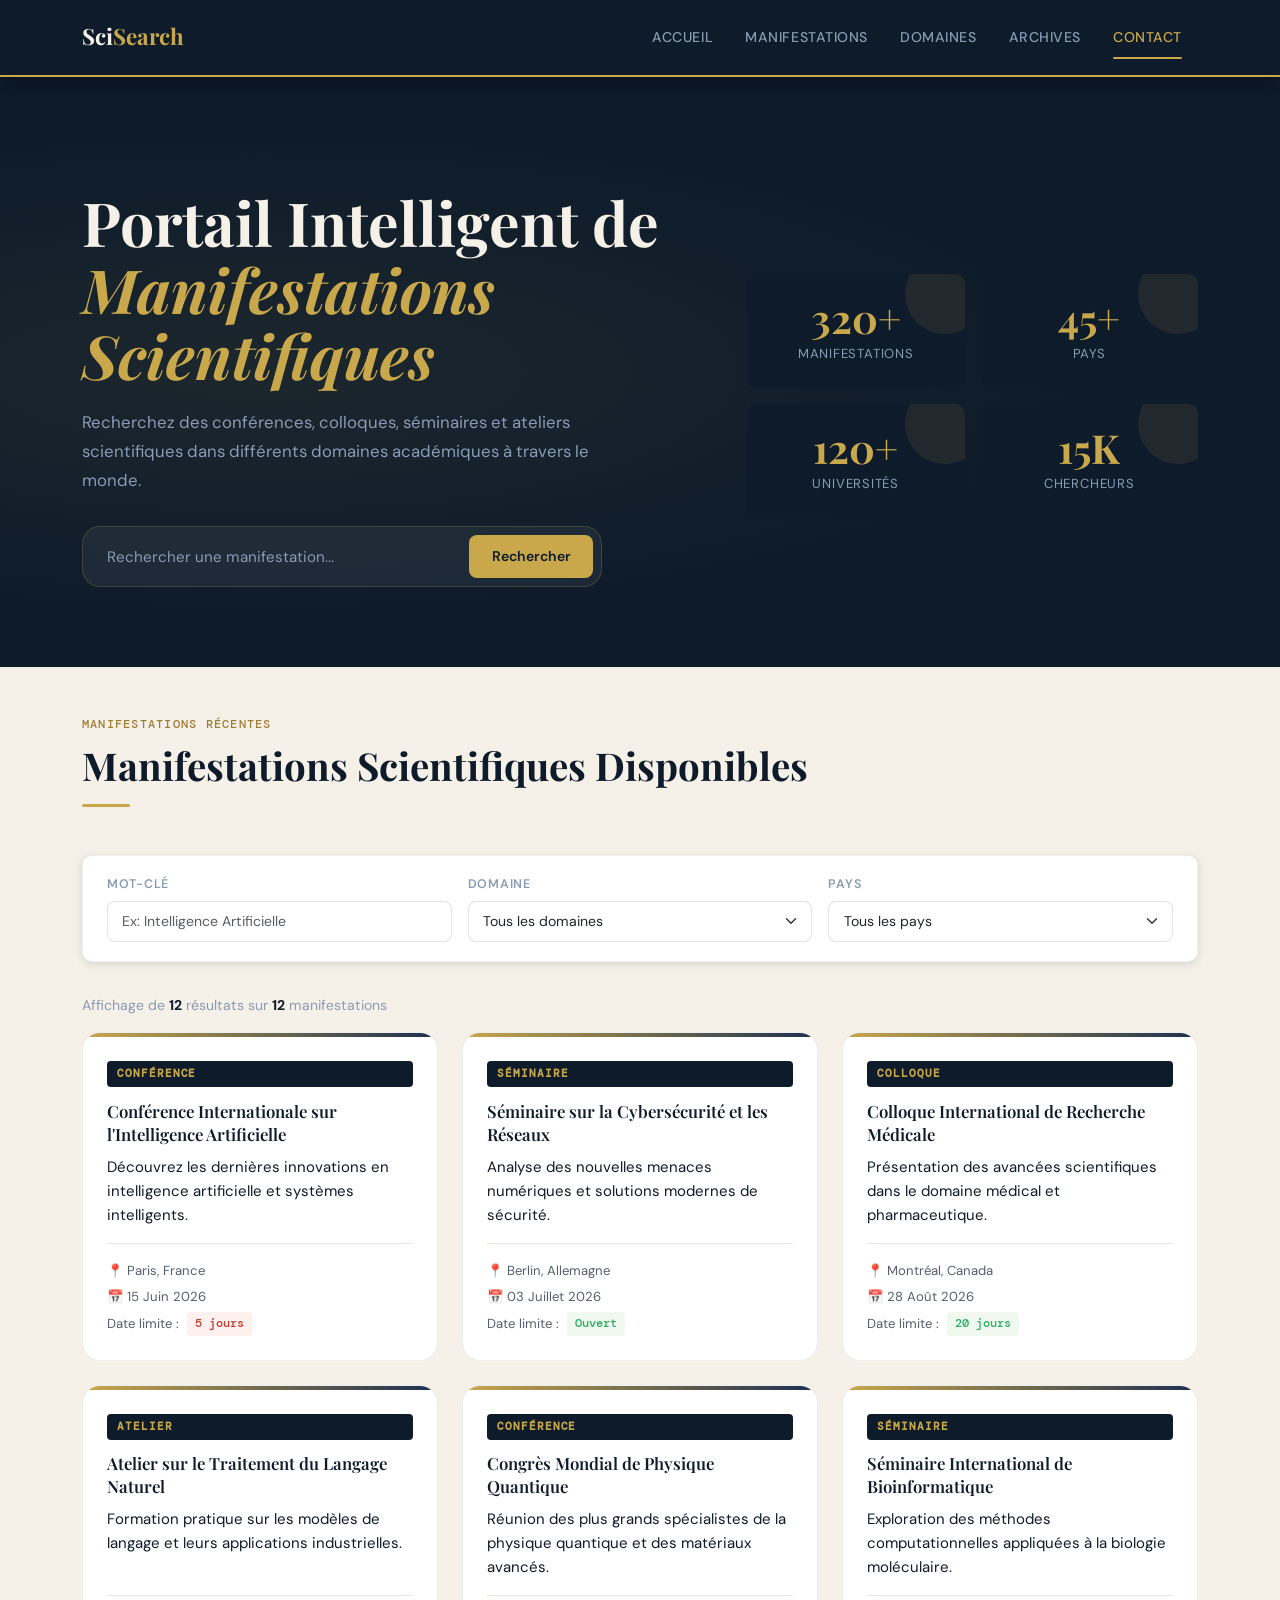
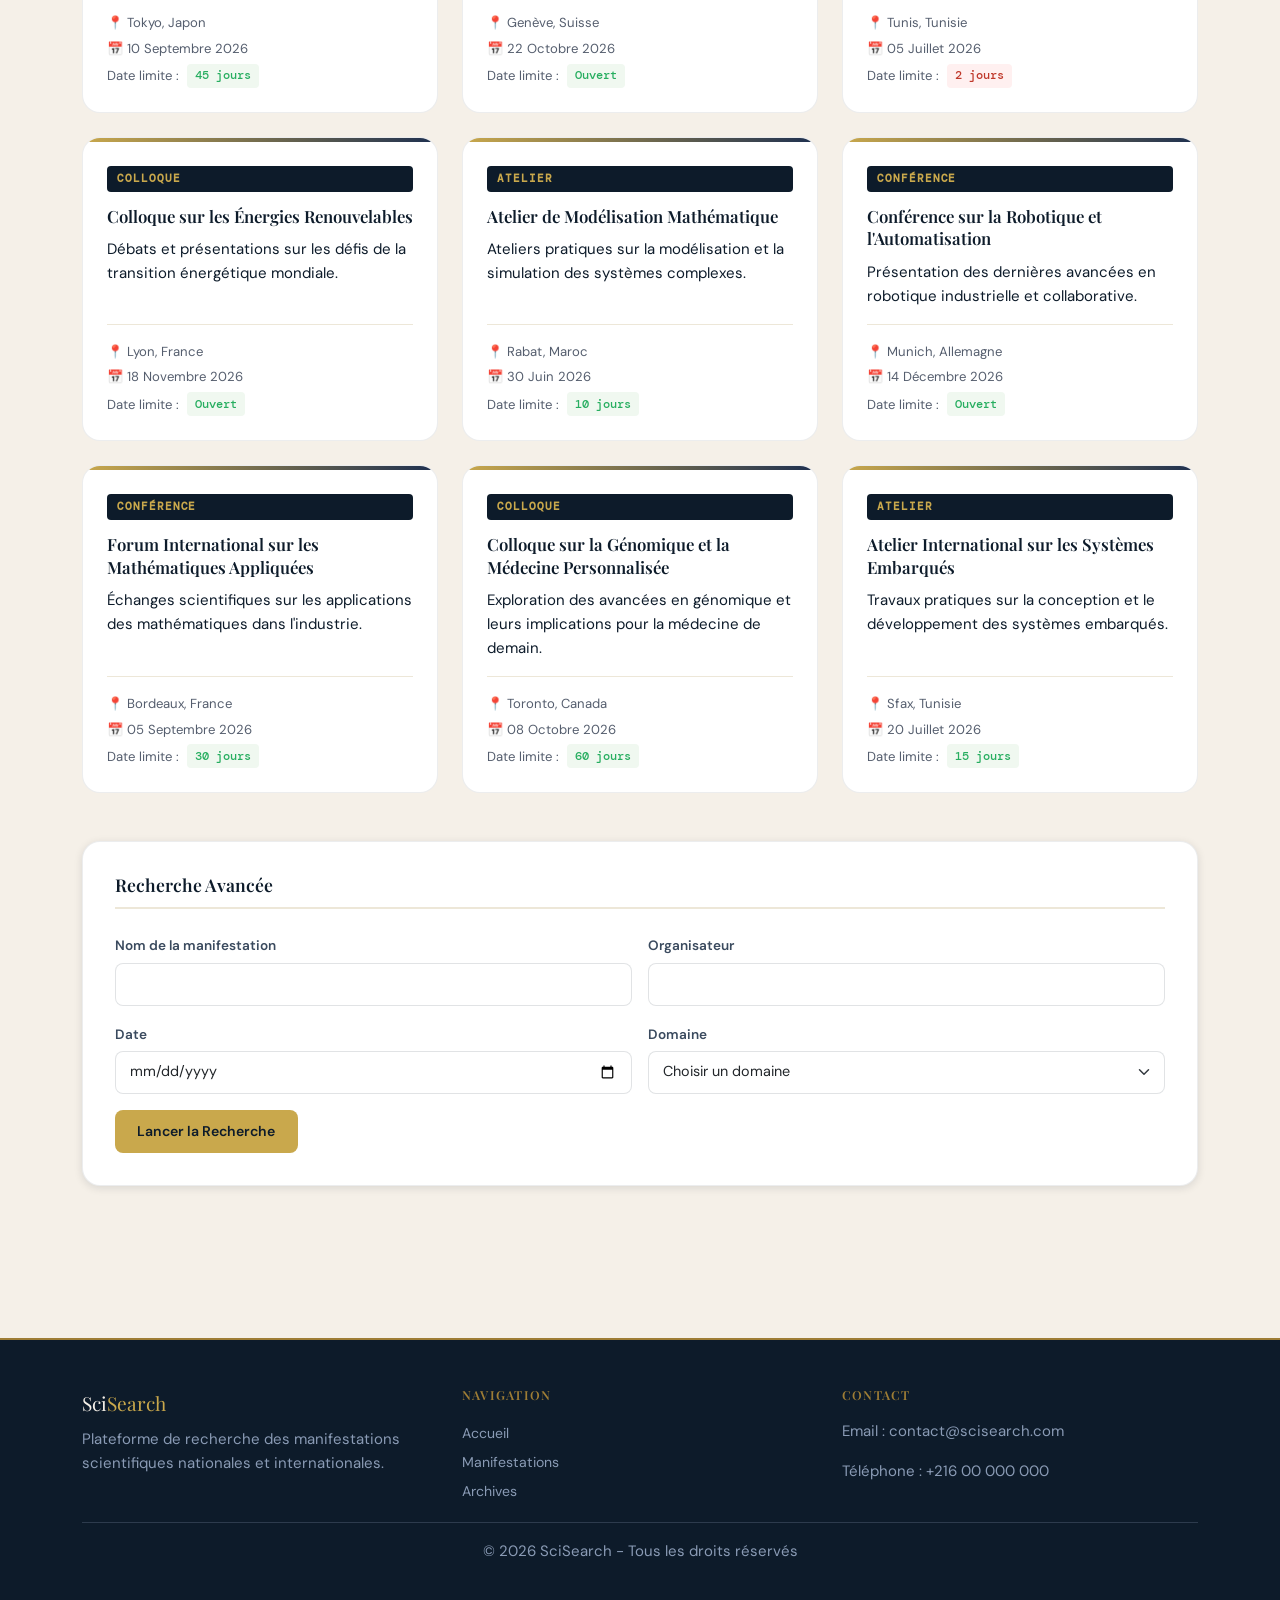
<file: index.html>
<!DOCTYPE html>
<html lang="fr">
<head>
<meta charset="UTF-8">
<meta name="viewport" content="width=device-width, initial-scale=1.0">
<title>Portail de Recherche de Manifestation Scientifique</title>
<link href="https://cdn.jsdelivr.net/npm/bootstrap@5.3.3/dist/css/bootstrap.min.css" rel="stylesheet">
<link rel="stylesheet" href="style.css">
</head>
<body>

<nav class="navbar navbar-expand-lg topnav">
<div class="container">
  <a class="navbar-brand brand" href="index.html">Sci<span>Search</span></a>
  <button class="navbar-toggler bg-light" type="button" data-bs-toggle="collapse" data-bs-target="#menu">
    <span class="navbar-toggler-icon"></span>
  </button>
  <div class="collapse navbar-collapse" id="menu">
    <ul class="navbar-nav ms-auto">
        <li class="nav-item"><a class="nav-link" href="index.html">Accueil</a></li>
      <li class="nav-item"><a class="nav-link" href="man.html">Manifestations</a></li>
      <li class="nav-item"><a class="nav-link" href="dom.html">Domaines</a></li>
      <li class="nav-item"><a class="nav-link" href="arch.html">Archives</a></li>
      <li class="nav-item"><a class="nav-link active" href="ct.php">Contact</a></li>
    </ul>
  </div>
</div>
</nav>

<section class="hero">
<div class="container">
  <div class="row align-items-center">
    <div class="col-lg-7">
      <h1 class="herotitle">
        Portail Intelligent de
        <span class="highlight">Manifestations Scientifiques</span>
      </h1>
      <p class="herodesc">
        Recherchez des conférences, colloques, séminaires et ateliers scientifiques
        dans différents domaines académiques à travers le monde.
      </p>
      <div class="searchbar">
        <input id="herosearch" type="text" placeholder="Rechercher une manifestation...">
        <button class="btngold" id="herobtn">Rechercher</button>
      </div>
    </div>
    <div class="col-lg-5">
      <div class="row g-3 mt-4 mt-lg-0">
        <div class="col-6"><div class="statcard"><span class="number">320+</span><div class="label">Manifestations</div></div></div>
        <div class="col-6"><div class="statcard"><span class="number">45+</span><div class="label">Pays</div></div></div>
        <div class="col-6"><div class="statcard"><span class="number">120+</span><div class="label">Universités</div></div></div>
        <div class="col-6"><div class="statcard"><span class="number">15K</span><div class="label">Chercheurs</div></div></div>
      </div>
    </div>
  </div>
</div>
</section>

<section class="container py-5">
  <span class="sectiontag">Manifestations Récentes</span>
  <h2 class="sectiontitle">Manifestations Scientifiques Disponibles</h2>
  <div class="divider"></div>
</section>

<section class="container">
  <div class="filterbar">
    <div class="row g-3">
      <div class="col-md-4">
        <label>Mot-clé</label>
        <input id="fkeyword" type="text" class="form-control" placeholder="Ex: Intelligence Artificielle">
      </div>
      <div class="col-md-4">
        <label>Domaine</label>
        <select id="fdomaine" class="form-select">
          <option value="">Tous les domaines</option>
          <option>Informatique</option>
          <option>Mathématiques</option>
          <option>Médecine</option>
          <option>Physique</option>
          <option>Biologie</option>
          <option>Sciences de l'Environnement</option>
        </select>
      </div>
      <div class="col-md-4">
        <label>Pays</label>
        <select id="fpays" class="form-select">
          <option value="">Tous les pays</option>
          <option>France</option>
          <option>Canada</option>
          <option>Tunisie</option>
          <option>Allemagne</option>
          <option>Japon</option>
          <option>Suisse</option>
          <option>Maroc</option>
        </select>
      </div>
    </div>
  </div>
</section>

<section class="container pb-3">
  <p id="resultcount" class="resultcount"></p>
</section>

<section class="container pb-5">
  <div id="cardgrid" class="row g-4"></div>
  <div id="emptystate" class="emptystate" style="display:none">
    <div class="emptystateicon">🔍</div>
    <p>Aucune manifestation trouvée pour ces critères.</p>
  </div>
</section>

<section class="container pb-5">
  <div class="advsearch">
    <h3 class="formtitle">Recherche Avancée</h3>
    <form id="advsearchform">
      <div class="row g-3">
        <div class="col-md-6">
          <label class="form-label">Nom de la manifestation</label>
          <input id="anom" type="text" class="form-control">
        </div>
        <div class="col-md-6">
          <label class="form-label">Organisateur</label>
          <input id="aorg" type="text" class="form-control">
        </div>
        <div class="col-md-6">
          <label class="form-label">Date</label>
          <input id="adate" type="date" class="form-control">
        </div>
        <div class="col-md-6">
          <label class="form-label">Domaine</label>
          <select id="adomaine" class="form-select">
            <option value="">Choisir un domaine</option>
            <option>Informatique</option>
            <option>Médecine</option>
            <option>Mathématiques</option>
            <option>Physique</option>
            <option>Biologie</option>
            <option>Sciences de l'Environnement</option>
          </select>
        </div>
        <div class="col-12">
          <button type="submit" class="btngold">Lancer la Recherche</button>
        </div>
      </div>
    </form>
  </div>
</section>

<footer class="footer">
<div class="container">
  <div class="row">
    <div class="col-md-4">
      <div class="footerlogo">Sci<span>Search</span></div>
      <p>Plateforme de recherche des manifestations scientifiques nationales et internationales.</p>
    </div>
    <div class="col-md-4">
      <h5 class="footertitle">Navigation</h5>
      <a href="index.html" class="footerlink">Accueil</a>
      <a href="man.html" class="footerlink">Manifestations</a>
      <a href="arch.html" class="footerlink">Archives</a>
    </div>
    <div class="col-md-4">
      <h5 class="footertitle">Contact</h5>
      <p>Email : contact@scisearch.com</p>
      <p>Téléphone : +216 00 000 000</p>
    </div>
  </div>
  <hr>
  <p class="text-center">© 2026 SciSearch - Tous les droits réservés</p>
</div>
</footer>

<script src="https://cdn.jsdelivr.net/npm/bootstrap@5.3.3/dist/js/bootstrap.bundle.min.js"></script>
<script src="data.js"></script>
<script src="app.js"></script>
<script>
  const grid    = document.getElementById('cardgrid');
  const empty   = document.getElementById('emptystate');
  const count   = document.getElementById('resultcount');
  const fkw     = document.getElementById('fkeyword');
  const fdom    = document.getElementById('fdomaine');
  const fpays   = document.getElementById('fpays');

  function render() {
    const kw  = fkw.value.trim().toLowerCase();
    const dom = fdom.value;
    const pay = fpays.value;

    const results = EVENTS.filter(ev => {
      if (kw  && !ev.title.toLowerCase().includes(kw) && !ev.desc.toLowerCase().includes(kw)) return false;
      if (dom && ev.domaine !== dom) return false;
      if (pay && ev.pays !== pay)   return false;
      return true;
    });

    grid.innerHTML = results.map(buildCard).join('');
    empty.style.display = results.length ? 'none' : 'block';
    count.innerHTML = `Affichage de <strong>${results.length}</strong> résultat${results.length>1?'s':''} sur <strong>${EVENTS.length}</strong> manifestations`;
  }

  fkw.addEventListener('input', render);
  fdom.addEventListener('change', render);
  fpays.addEventListener('change', render);
  document.getElementById('herobtn').addEventListener('click', () => {
    const v = document.getElementById('herosearch').value.trim();
    if (v) window.location.href = `man.html?q=${encodeURIComponent(v)}`;
    else   window.location.href = 'man.html';
  });
  document.getElementById('herosearch').addEventListener('keydown', e => {
    if (e.key === 'Enter') document.getElementById('herobtn').click();
  });
  document.getElementById('advsearchform').addEventListener('submit', e => {
    e.preventDefault();
    const p = {};
    const nom = document.getElementById('anom').value.trim();
    const org = document.getElementById('aorg').value.trim();
    const dat = document.getElementById('adate').value;
    const dom = document.getElementById('adomaine').value;
    if (nom) p.q = nom;
    if (org) p.org = org;
    if (dat) p.date = dat;
    if (dom) p.domaine = dom;
    window.location.href = 'man.html?' + new URLSearchParams(p).toString();
  });

  render();
</script>
</body>
</html>
</file>
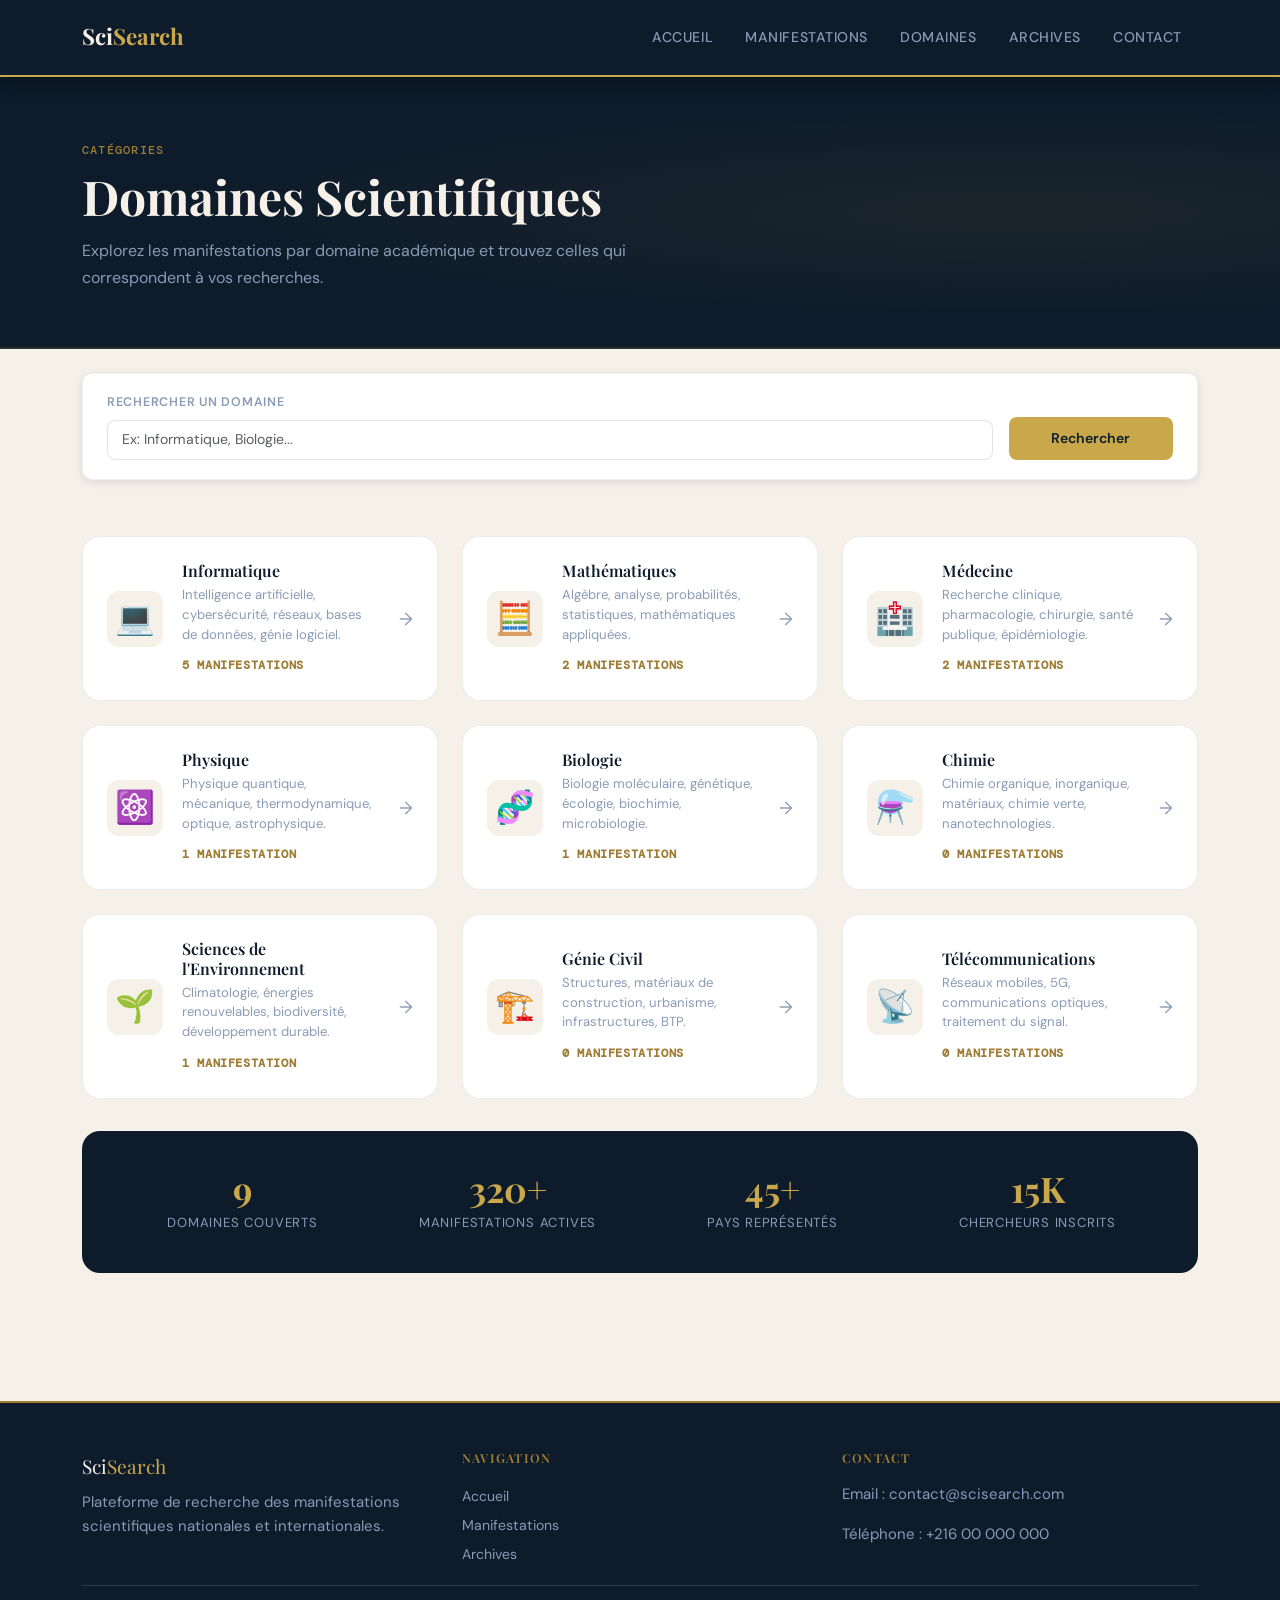
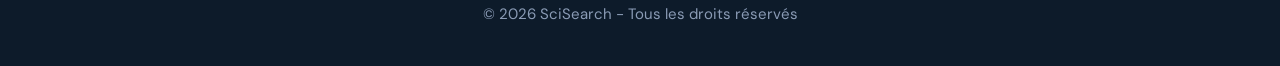
<file: arch.html>
<!DOCTYPE html>
<html lang="fr">
<head>
<meta charset="UTF-8">
<meta name="viewport" content="width=device-width, initial-scale=1.0">
<title>Domaines – SciSearch</title>
<link href="https://cdn.jsdelivr.net/npm/bootstrap@5.3.3/dist/css/bootstrap.min.css" rel="stylesheet">
<link rel="stylesheet" href="style.css">
</head>
<body>

<nav class="navbar navbar-expand-lg topnav">
<div class="container">
  <a class="navbar-brand brand" href="index.html">Sci<span>Search</span></a>
  <button class="navbar-toggler bg-light" type="button" data-bs-toggle="collapse" data-bs-target="#menu">
    <span class="navbar-toggler-icon"></span>
  </button>
  <div class="collapse navbar-collapse" id="menu">
    <ul class="navbar-nav ms-auto">
        <li class="nav-item"><a class="nav-link" href="index.html">Accueil</a></li>
        <li class="nav-item"><a class="nav-link" href="man.html">Manifestations</a></li>
        <li class="nav-item"><a class="nav-link" href="dom.html">Domaines</a></li>
        <li class="nav-item"><a class="nav-link" href="arch.html">Archives</a></li>
        <li class="nav-item"><a class="nav-link" href="ct.php">Contact</a></li>
    </ul>
  </div>
</div>
</nav>

<section class="pagebanner">
  <div class="container">
    <span class="sectiontag">Catégories</span>
    <h1 class="pagetitle">Domaines Scientifiques</h1>
    <p class="pagedesc">Explorez les manifestations par domaine académique et trouvez celles qui correspondent à vos recherches.</p>
  </div>
</section>


<section class="container pt-4 pb-2">
  <div class="filterbar">
    <div class="row g-3 align-items-end">
      <div class="col-md-10">
        <label>Rechercher un domaine</label>
        <input id="domainesearch" type="text" class="form-control" placeholder="Ex: Informatique, Biologie...">
      </div>
      <div class="col-md-2">
        <button id="domainesearchbtn" class="btngold w-100">Rechercher</button>
      </div>
    </div>
  </div>
</section>

<section class="container py-3">
  <div id="domainegrid" class="row g-4"></div>
  <div id="domaineempty" class="emptystate" style="display:none">
    <div class="emptystateicon">🔬</div>
    <p>Aucun domaine trouvé pour cette recherche.</p>
  </div>
</section>

<section class="container pb-5">
  <div class="domainstatsbanner">
    <div class="row g-4 text-center">
      <div class="col-6 col-md-3">
        <div class="dstat"><span class="dstatnumber" id="statdomaines">0</span><div class="dstatlabel">Domaines couverts</div></div>
      </div>
      <div class="col-6 col-md-3">
        <div class="dstat"><span class="dstatnumber">320+</span><div class="dstatlabel">Manifestations actives</div></div>
      </div>
      <div class="col-6 col-md-3">
        <div class="dstat"><span class="dstatnumber">45+</span><div class="dstatlabel">Pays représentés</div></div>
      </div>
      <div class="col-6 col-md-3">
        <div class="dstat"><span class="dstatnumber">15K</span><div class="dstatlabel">Chercheurs inscrits</div></div>
      </div>
    </div>
  </div>
</section>

<footer class="footer">
<div class="container">
  <div class="row">
    <div class="col-md-4">
      <div class="footerlogo">Sci<span>Search</span></div>
      <p>Plateforme de recherche des manifestations scientifiques nationales et internationales.</p>
    </div>
    <div class="col-md-4">
      <h5 class="footertitle">Navigation</h5>
      <a href="index.html" class="footerlink">Accueil</a>
      <a href="man.html" class="footerlink">Manifestations</a>
      <a href="arch.html" class="footerlink">Archives</a>
    </div>
    <div class="col-md-4">
      <h5 class="footertitle">Contact</h5>
      <p>Email : contact@scisearch.com</p>
      <p>Téléphone : +216 00 000 000</p>
    </div>
  </div>
  <hr>
  <p class="text-center">© 2026 SciSearch - Tous les droits réservés</p>
</div>
</footer>

<script src="https://cdn.jsdelivr.net/npm/bootstrap@5.3.3/dist/js/bootstrap.bundle.min.js"></script>
<script src="data.js"></script>
<script src="app.js"></script>
<script>
  const DOMAINES = [
    { name: "Informatique",               icon: "💻", desc: "Intelligence artificielle, cybersécurité, réseaux, bases de données, génie logiciel." },
    { name: "Mathématiques",              icon: "🧮", desc: "Algèbre, analyse, probabilités, statistiques, mathématiques appliquées." },
    { name: "Médecine",                   icon: "🏥", desc: "Recherche clinique, pharmacologie, chirurgie, santé publique, épidémiologie." },
    { name: "Physique",                   icon: "⚛️", desc: "Physique quantique, mécanique, thermodynamique, optique, astrophysique." },
    { name: "Biologie",                   icon: "🧬", desc: "Biologie moléculaire, génétique, écologie, biochimie, microbiologie." },
    { name: "Chimie",                     icon: "⚗️", desc: "Chimie organique, inorganique, matériaux, chimie verte, nanotechnologies." },
    { name: "Sciences de l'Environnement", icon: "🌱", desc: "Climatologie, énergies renouvelables, biodiversité, développement durable." },
    { name: "Génie Civil",                icon: "🏗️", desc: "Structures, matériaux de construction, urbanisme, infrastructures, BTP." },
    { name: "Télécommunications",         icon: "📡", desc: "Réseaux mobiles, 5G, communications optiques, traitement du signal." },
  ];

  const grid  = document.getElementById('domainegrid');
  const empty = document.getElementById('domaineempty');
  const input = document.getElementById('domainesearch');

  function countForDomaine(name) {
    return EVENTS.filter(e => e.domaine === name).length;
  }

  function buildDomaineCard(d) {
    const n = countForDomaine(d.name);
    return `
      <div class="col-md-6 col-lg-4 domaineitem">
        <a href="man.html?domaine=${encodeURIComponent(d.name)}" class="domaincard">
          <div class="domainiconbox">${d.icon}</div>
          <div class="domaincontent">
            <h3 class="domainname">${d.name}</h3>
            <p class="domaindesc">${d.desc}</p>
            <span class="domaincount">${n} manifestation${n !== 1 ? 's' : ''}</span>
          </div>
          <div class="domainarrow">→</div>
        </a>
      </div>`;
  }

  function renderDomaines(list) {
    grid.innerHTML = list.map(buildDomaineCard).join('');
    empty.style.display = list.length ? 'none' : 'block';
    document.getElementById('statdomaines').textContent = DOMAINES.length;
  }

  function filterDomaines() {
    const kw = input.value.trim().toLowerCase();
    const results = kw
      ? DOMAINES.filter(d => d.name.toLowerCase().includes(kw) || d.desc.toLowerCase().includes(kw))
      : DOMAINES;
    renderDomaines(results);
  }

  input.addEventListener('input', filterDomaines);
  document.getElementById('domainesearchbtn').addEventListener('click', filterDomaines);
  input.addEventListener('keydown', e => { if (e.key === 'Enter') filterDomaines(); });

  renderDomaines(DOMAINES);
</script>
</body>
</html>
</file>
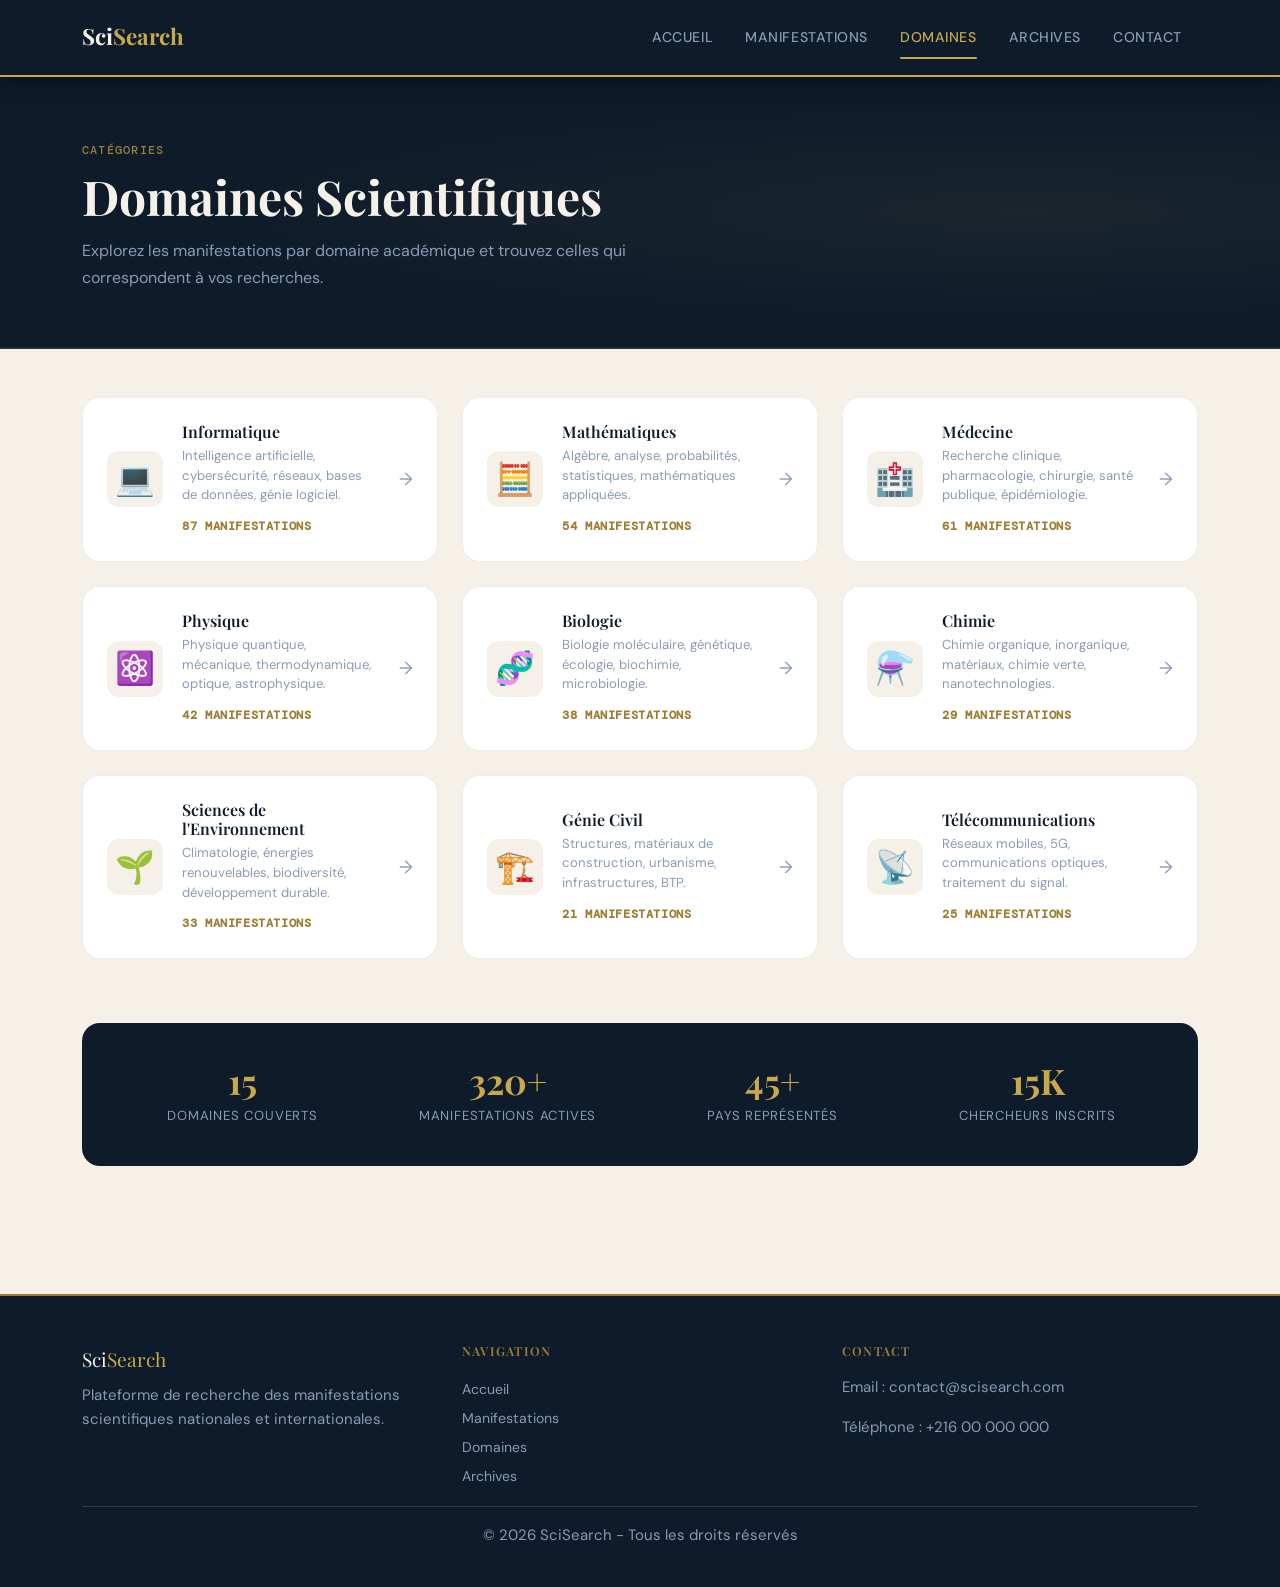
<file: dom.html>
<!DOCTYPE html>
<html lang="fr">
<head>
<meta charset="UTF-8">
<meta name="viewport" content="width=device-width, initial-scale=1.0">
<title>Domaines – SciSearch</title>
<link href="https://cdn.jsdelivr.net/npm/bootstrap@5.3.3/dist/css/bootstrap.min.css" rel="stylesheet">
<link rel="stylesheet" href="style.css">
</head>
<body>

<nav class="navbar navbar-expand-lg topnav">
<div class="container">
  <a class="navbar-brand brand" href="index.html">Sci<span>Search</span></a>
  <button class="navbar-toggler bg-light" type="button" data-bs-toggle="collapse" data-bs-target="#menu">
    <span class="navbar-toggler-icon"></span>
  </button>
  <div class="collapse navbar-collapse" id="menu">
    <ul class="navbar-nav ms-auto">
      <li class="nav-item"><a class="nav-link" href="index.html">Accueil</a></li>
      <li class="nav-item"><a class="nav-link" href="man.html">Manifestations</a></li>
      <li class="nav-item"><a class="nav-link active" href="dom.html">Domaines</a></li>
      <li class="nav-item"><a class="nav-link" href="arch.html">Archives</a></li>
      <li class="nav-item"><a class="nav-link" href="ct.php">Contact</a></li>
    </ul>
  </div>
</div>
</nav>
<section class="pagebanner">
  <div class="container">
    <span class="sectiontag">Catégories</span>
    <h1 class="pagetitle">Domaines Scientifiques</h1>
    <p class="pagedesc">Explorez les manifestations par domaine académique et trouvez celles qui correspondent à vos recherches.</p>
  </div>
</section>
<section class="container py-5">
  <div class="row g-4">

    <div class="col-md-6 col-lg-4">
      <a href="man.html" class="domaincard">
        <div class="domainiconbox">💻</div>
        <div class="domaincontent">
          <h3 class="domainname">Informatique</h3>
          <p class="domaindesc">Intelligence artificielle, cybersécurité, réseaux, bases de données, génie logiciel.</p>
          <span class="domaincount">87 manifestations</span>
        </div>
        <div class="domainarrow">→</div>
      </a>
    </div>

    <div class="col-md-6 col-lg-4">
      <a href="man.html" class="domaincard">
        <div class="domainiconbox">🧮</div>
        <div class="domaincontent">
          <h3 class="domainname">Mathématiques</h3>
          <p class="domaindesc">Algèbre, analyse, probabilités, statistiques, mathématiques appliquées.</p>
          <span class="domaincount">54 manifestations</span>
        </div>
        <div class="domainarrow">→</div>
      </a>
    </div>

    <div class="col-md-6 col-lg-4">
      <a href="man.html" class="domaincard">
        <div class="domainiconbox">🏥</div>
        <div class="domaincontent">
          <h3 class="domainname">Médecine</h3>
          <p class="domaindesc">Recherche clinique, pharmacologie, chirurgie, santé publique, épidémiologie.</p>
          <span class="domaincount">61 manifestations</span>
        </div>
        <div class="domainarrow">→</div>
      </a>
    </div>

    <div class="col-md-6 col-lg-4">
      <a href="man.html" class="domaincard">
        <div class="domainiconbox">⚛️</div>
        <div class="domaincontent">
          <h3 class="domainname">Physique</h3>
          <p class="domaindesc">Physique quantique, mécanique, thermodynamique, optique, astrophysique.</p>
          <span class="domaincount">42 manifestations</span>
        </div>
        <div class="domainarrow">→</div>
      </a>
    </div>

    <div class="col-md-6 col-lg-4">
      <a href="man.html" class="domaincard">
        <div class="domainiconbox">🧬</div>
        <div class="domaincontent">
          <h3 class="domainname">Biologie</h3>
          <p class="domaindesc">Biologie moléculaire, génétique, écologie, biochimie, microbiologie.</p>
          <span class="domaincount">38 manifestations</span>
        </div>
        <div class="domainarrow">→</div>
      </a>
    </div>

    <div class="col-md-6 col-lg-4">
      <a href="man.html" class="domaincard">
        <div class="domainiconbox">⚗️</div>
        <div class="domaincontent">
          <h3 class="domainname">Chimie</h3>
          <p class="domaindesc">Chimie organique, inorganique, matériaux, chimie verte, nanotechnologies.</p>
          <span class="domaincount">29 manifestations</span>
        </div>
        <div class="domainarrow">→</div>
      </a>
    </div>

    <div class="col-md-6 col-lg-4">
      <a href="man.html" class="domaincard">
        <div class="domainiconbox">🌱</div>
        <div class="domaincontent">
          <h3 class="domainname">Sciences de l'Environnement</h3>
          <p class="domaindesc">Climatologie, énergies renouvelables, biodiversité, développement durable.</p>
          <span class="domaincount">33 manifestations</span>
        </div>
        <div class="domainarrow">→</div>
      </a>
    </div>

    <div class="col-md-6 col-lg-4">
      <a href="man.html" class="domaincard">
        <div class="domainiconbox">🏗️</div>
        <div class="domaincontent">
          <h3 class="domainname">Génie Civil</h3>
          <p class="domaindesc">Structures, matériaux de construction, urbanisme, infrastructures, BTP.</p>
          <span class="domaincount">21 manifestations</span>
        </div>
        <div class="domainarrow">→</div>
      </a>
    </div>

    <div class="col-md-6 col-lg-4">
      <a href="man.html" class="domaincard">
        <div class="domainiconbox">📡</div>
        <div class="domaincontent">
          <h3 class="domainname">Télécommunications</h3>
          <p class="domaindesc">Réseaux mobiles, 5G, communications optiques, traitement du signal.</p>
          <span class="domaincount">25 manifestations</span>
        </div>
        <div class="domainarrow">→</div>
      </a>
    </div>

  </div>
</section>
<section class="container pb-5">
  <div class="domainstatsbanner">
    <div class="row g-4 text-center">
      <div class="col-6 col-md-3">
        <div class="dstat">
          <span class="dstatnumber">15</span>
          <div class="dstatlabel">Domaines couverts</div>
        </div>
      </div>
      <div class="col-6 col-md-3">
        <div class="dstat">
          <span class="dstatnumber">320+</span>
          <div class="dstatlabel">Manifestations actives</div>
        </div>
      </div>
      <div class="col-6 col-md-3">
        <div class="dstat">
          <span class="dstatnumber">45+</span>
          <div class="dstatlabel">Pays représentés</div>
        </div>
      </div>
      <div class="col-6 col-md-3">
        <div class="dstat">
          <span class="dstatnumber">15K</span>
          <div class="dstatlabel">Chercheurs inscrits</div>
        </div>
      </div>
    </div>
  </div>
</section>

<footer class="footer">
<div class="container">
  <div class="row">
    <div class="col-md-4">
      <div class="footerlogo">Sci<span>Search</span></div>
      <p>Plateforme de recherche des manifestations scientifiques nationales et internationales.</p>
    </div>
    <div class="col-md-4">
      <h5 class="footertitle">Navigation</h5>
      <a href="index.html" class="footerlink">Accueil</a>
      <a href="man.html" class="footerlink">Manifestations</a>
      <a href="dom.html" class="footerlink">Domaines</a>
      <a href="arch.html" class="footerlink">Archives</a>
      
    </div>
    <div class="col-md-4">
      <h5 class="footertitle">Contact</h5>
      <p>Email : contact@scisearch.com</p>
      <p>Téléphone : +216 00 000 000</p>
    </div>
  </div>
  <hr>
  <p class="text-center">© 2026 SciSearch - Tous les droits réservés</p>
</div>
</footer>

<script src="https://cdn.jsdelivr.net/npm/bootstrap@5.3.3/dist/js/bootstrap.bundle.min.js"></script>
</body>
</html>
</file>
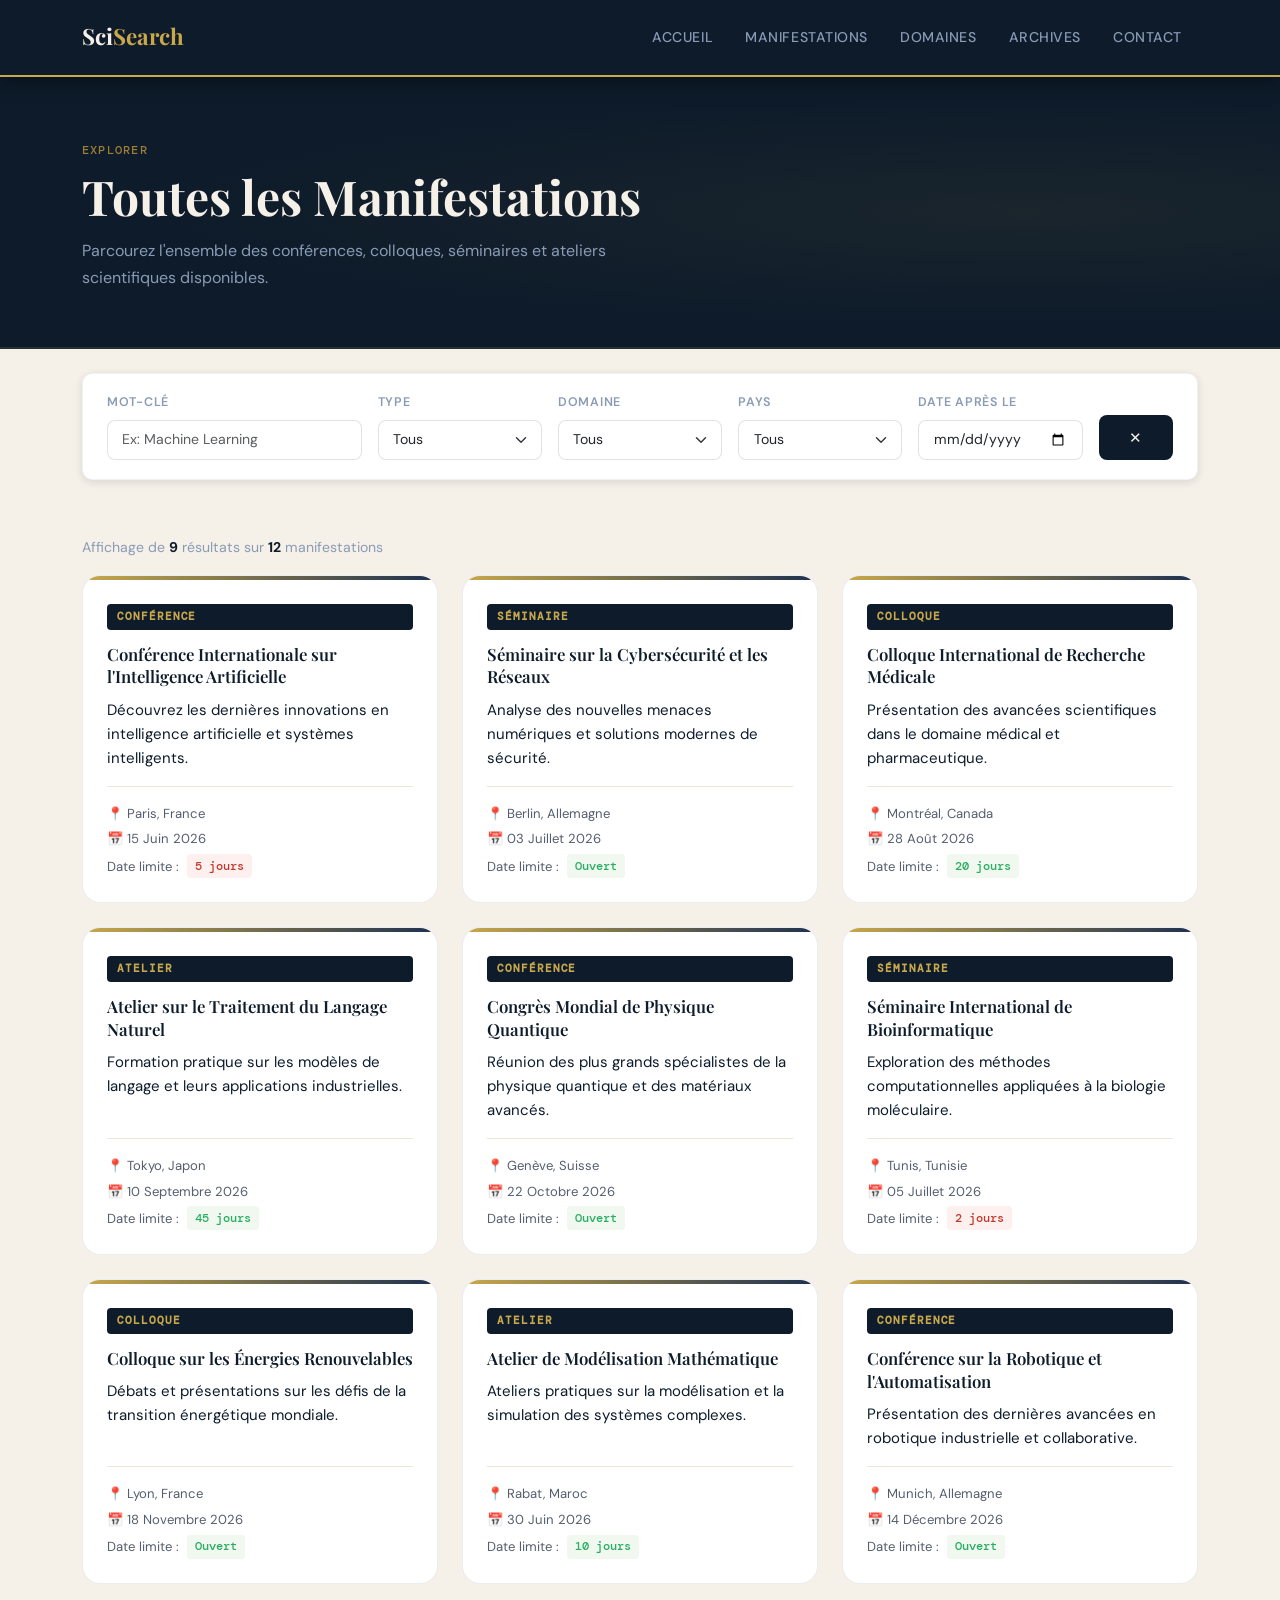
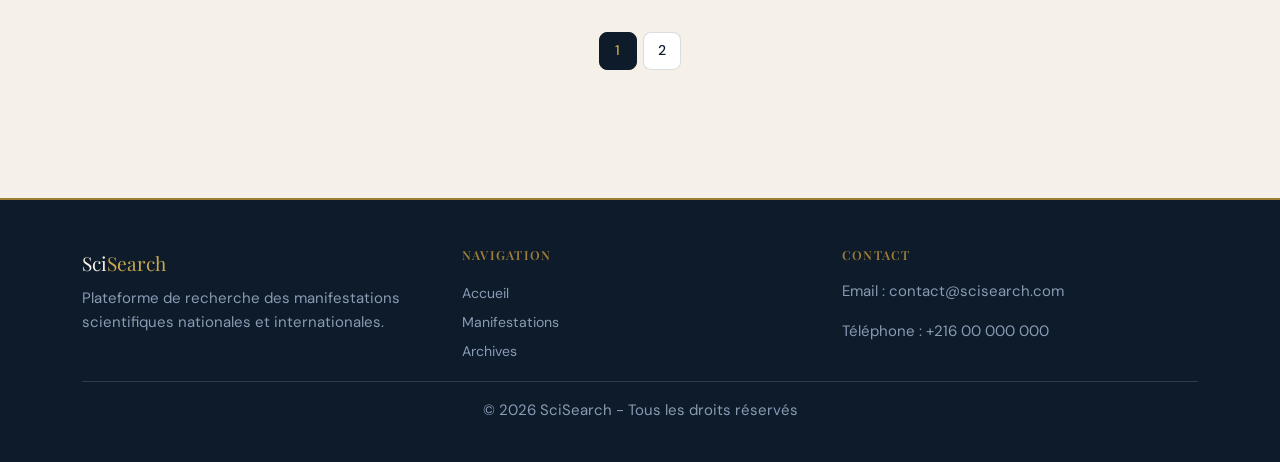
<file: man.html>
<!DOCTYPE html>
<html lang="fr">
<head>
<meta charset="UTF-8">
<meta name="viewport" content="width=device-width, initial-scale=1.0">
<title>Manifestations – SciSearch</title>
<link href="https://cdn.jsdelivr.net/npm/bootstrap@5.3.3/dist/css/bootstrap.min.css" rel="stylesheet">
<link rel="stylesheet" href="style.css">
</head>
<body>

<nav class="navbar navbar-expand-lg topnav">
<div class="container">
  <a class="navbar-brand brand" href="index.html">Sci<span>Search</span></a>
  <button class="navbar-toggler bg-light" type="button" data-bs-toggle="collapse" data-bs-target="#menu">
    <span class="navbar-toggler-icon"></span>
  </button>
  <div class="collapse navbar-collapse" id="menu">
    <ul class="navbar-nav ms-auto">
        <li class="nav-item"><a class="nav-link" href="index.html">Accueil</a></li>
      <li class="nav-item"><a class="nav-link" href="man.html">Manifestations</a></li>
      <li class="nav-item"><a class="nav-link" href="dom.html">Domaines</a></li>
      <li class="nav-item"><a class="nav-link" href="arch.html">Archives</a></li>
      <li class="nav-item"><a class="nav-link" href="ct.php">Contact</a></li>
    </ul>
  </div>
</div>
</nav>

<section class="pagebanner">
  <div class="container">
    <span class="sectiontag">Explorer</span>
    <h1 class="pagetitle">Toutes les Manifestations</h1>
    <p class="pagedesc">Parcourez l'ensemble des conférences, colloques, séminaires et ateliers scientifiques disponibles.</p>
  </div>
</section>

<section class="container py-4">
  <div class="filterbar">
    <div class="row g-3 align-items-end">
      <div class="col-md-3">
        <label>Mot-clé</label>
        <input id="fkeyword" type="text" class="form-control" placeholder="Ex: Machine Learning">
      </div>
      <div class="col-md-2">
        <label>Type</label>
        <select id="ftype" class="form-select">
          <option value="">Tous</option>
          <option>Conférence</option>
          <option>Séminaire</option>
          <option>Colloque</option>
          <option>Atelier</option>
        </select>
      </div>
      <div class="col-md-2">
        <label>Domaine</label>
        <select id="fdomaine" class="form-select">
          <option value="">Tous</option>
          <option>Informatique</option>
          <option>Mathématiques</option>
          <option>Médecine</option>
          <option>Physique</option>
          <option>Biologie</option>
          <option>Sciences de l'Environnement</option>
        </select>
      </div>
      <div class="col-md-2">
        <label>Pays</label>
        <select id="fpays" class="form-select">
          <option value="">Tous</option>
          <option>France</option>
          <option>Canada</option>
          <option>Tunisie</option>
          <option>Allemagne</option>
          <option>Japon</option>
          <option>Suisse</option>
          <option>Maroc</option>
        </select>
      </div>
      <div class="col-md-2">
        <label>Date après le</label>
        <input id="fdate" type="date" class="form-control">
      </div>
      <div class="col-md-1">
        <button id="resetbtn" class="btnnavy w-100" title="Réinitialiser">✕</button>
      </div>
    </div>
  </div>
</section>

<section class="container pb-3">
  <p id="resultcount" class="resultcount"></p>
</section>

<section class="container pb-5">
  <div id="cardgrid" class="row g-4"></div>
  <div id="emptystate" class="emptystate" style="display:none">
    <div class="emptystateicon">🔍</div>
    <p>Aucune manifestation trouvée pour ces critères.</p>
    <button class="btngold mt-3" id="clearfilters">Effacer les filtres</button>
  </div>
  <div id="paginationwrap" class="pagination-wrap"></div>
</section>

<footer class="footer">
<div class="container">
  <div class="row">
    <div class="col-md-4">
      <div class="footerlogo">Sci<span>Search</span></div>
      <p>Plateforme de recherche des manifestations scientifiques nationales et internationales.</p>
    </div>
    <div class="col-md-4">
      <h5 class="footertitle">Navigation</h5>
      <a href="index.html" class="footerlink">Accueil</a>
      <a href="man.html" class="footerlink">Manifestations</a>
      <a href="arch.html" class="footerlink">Archives</a>
    </div>
    <div class="col-md-4">
      <h5 class="footertitle">Contact</h5>
      <p>Email : contact@scisearch.com</p>
      <p>Téléphone : +216 00 000 000</p>
    </div>
  </div>
  <hr>
  <p class="text-center">© 2026 SciSearch - Tous les droits réservés</p>
</div>
</footer>

<script src="https://cdn.jsdelivr.net/npm/bootstrap@5.3.3/dist/js/bootstrap.bundle.min.js"></script>
<script src="data.js"></script>
<script src="app.js"></script>
<script>
  const PER_PAGE = 9;
  let currentPage = 1;
  let filtered = [];

  const grid      = document.getElementById('cardgrid');
  const empty     = document.getElementById('emptystate');
  const count     = document.getElementById('resultcount');
  const pagwrap   = document.getElementById('paginationwrap');
  const fkw       = document.getElementById('fkeyword');
  const ftype     = document.getElementById('ftype');
  const fdom      = document.getElementById('fdomaine');
  const fpays     = document.getElementById('fpays');
  const fdate     = document.getElementById('fdate');
  const p = getParams();
  if (p.q)       fkw.value    = p.q;
  if (p.domaine) fdom.value   = p.domaine;
  if (p.pays)    fpays.value  = p.pays;
  if (p.type)    ftype.value  = p.type;
  if (p.date)    fdate.value  = p.date;

  function applyFilters() {
    const kw  = fkw.value.trim().toLowerCase();
    const typ = ftype.value;
    const dom = fdom.value;
    const pay = fpays.value;
    const dat = fdate.value;

    filtered = EVENTS.filter(ev => {
      if (kw  && !ev.title.toLowerCase().includes(kw) &&
                 !ev.desc.toLowerCase().includes(kw) &&
                 !ev.organisateur.toLowerCase().includes(kw)) return false;
      if (typ && ev.type    !== typ) return false;
      if (dom && ev.domaine !== dom) return false;
      if (pay && ev.pays    !== pay) return false;
      if (dat && ev.date    <  dat)  return false;
      return true;
    });

    currentPage = 1;
    render();
  }

  function render() {
    const start = (currentPage - 1) * PER_PAGE;
    const page  = filtered.slice(start, start + PER_PAGE);

    grid.innerHTML = page.map(buildCard).join('');
    empty.style.display   = filtered.length ? 'none' : 'block';
    pagwrap.style.display = filtered.length ? 'flex'  : 'none';

    const total = filtered.length;
    const showing = Math.min(start + PER_PAGE, total) - start;
    count.innerHTML = `Affichage de <strong>${showing}</strong> résultat${showing>1?'s':''} sur <strong>${total}</strong> manifestation${total>1?'s':''}`;

    renderPagination();
  }

  function renderPagination() {
    const pages = Math.ceil(filtered.length / PER_PAGE);
    if (pages <= 1) { pagwrap.innerHTML = ''; return; }

    let html = '';
    for (let i = 1; i <= pages; i++) {
      if (pages > 7 && i > 3 && i < pages - 1 && Math.abs(i - currentPage) > 1) {
        if (i === 4 || i === pages - 2) html += `<span class="pagedots">…</span>`;
        continue;
      }
      html += `<button class="pagebtn ${i === currentPage ? 'pagebtnactive' : ''}" data-page="${i}">${i}</button>`;
    }
    pagwrap.innerHTML = html;

    pagwrap.querySelectorAll('.pagebtn').forEach(btn => {
      btn.addEventListener('click', () => {
        currentPage = parseInt(btn.dataset.page);
        render();
        window.scrollTo({ top: 0, behavior: 'smooth' });
      });
    });
  }

  function resetFilters() {
    fkw.value = ftype.value = fdom.value = fpays.value = fdate.value = '';
    history.replaceState(null, '', 'man.html');
    applyFilters();
  }

  fkw.addEventListener('input', applyFilters);
  ftype.addEventListener('change', applyFilters);
  fdom.addEventListener('change', applyFilters);
  fpays.addEventListener('change', applyFilters);
  fdate.addEventListener('change', applyFilters);
  document.getElementById('resetbtn').addEventListener('click', resetFilters);
  document.getElementById('clearfilters').addEventListener('click', resetFilters);

  applyFilters();
</script>
</body>
</html>
</file>
<file: style.css>
@import url('https://fonts.googleapis.com/css2?family=Playfair+Display:ital,wght@0,400;0,600;0,700;1,400&family=DM+Sans:wght@300;400;500;600&family=DM+Mono:wght@400;500&display=swap');

:root {
  --navy: #0d1b2a;
  --gold: #c9a84c;
  --cream: #f5f0e8;
  --creamdark: #ede7d8;
  --white: #ffffff;
  --textmuted: #8a9bb5;
  --goldmuted: #9e7d35;
  --navymid: #1e3050;
  --navylight: #162236;
  --border: rgba(201, 168, 76, 0.2);
  --radius: 10px;
  --radiuslg: 18px;
  --transition: 0.25s ease;
  --shadowsm: 0 2px 8px rgba(13, 27, 42, 0.12);
  --shadowmd: 0 8px 32px rgba(13, 27, 42, 0.18);
  --serif: 'Playfair Display', Georgia, serif;
  --sans: 'DM Sans', sans-serif;
  --mono: 'DM Mono', monospace;
}

*, *::before, *::after {
  box-sizing: border-box;
  margin: 0;
  padding: 0;
}

body {
  font-family: var(--sans);
  background-color: var(--cream);
  color: var(--navy);
  font-size: 15px;
  line-height: 1.6;
  min-height: 100vh;
}

h1, h2, h3, h4, h5 {
  font-family: var(--serif);
}

.topnav {
  background-color: var(--navy) !important;
  border-bottom: 2px solid var(--gold);
  position: sticky;
  top: 0;
  z-index: 1000;
  padding: 0.9rem 0;
  box-shadow: 0 4px 20px rgba(0, 0, 0, 0.4);
}

.brand {
  font-family: var(--serif);
  font-size: 1.4rem;
  font-weight: 700;
  color: var(--cream) !important;
}

.brand span {
  color: var(--gold);
}

.topnav .nav-link {
  color: var(--textmuted) !important;
  font-size: 0.88rem;
  font-weight: 500;
  text-transform: uppercase;
  letter-spacing: 0.04em;
  padding: 0.5rem 1rem !important;
  position: relative;
  transition: color var(--transition);
}

.topnav .nav-link:hover,
.topnav .nav-link.active {
  color: var(--gold) !important;
}

.topnav .nav-link.active::after {
  content: '';
  position: absolute;
  bottom: -2px;
  left: 1rem;
  right: 1rem;
  height: 2px;
  background: var(--gold);
  border-radius: 2px;
}

.hero {
  background-color: var(--navy);
  background-image: radial-gradient(ellipse at 20% 50%, rgba(201, 168, 76, 0.08) 0%, transparent 60%);
  color: var(--cream);
  padding: 7rem 0 5rem;
  position: relative;
  overflow: hidden;
}

.herotitle {
  font-family: var(--serif);
  font-size: clamp(2.2rem, 5vw, 3.8rem);
  font-weight: 700;
  line-height: 1.1;
  margin-bottom: 1.2rem;
}

.herotitle .highlight {
  color: var(--gold);
  font-style: italic;
}

.herodesc {
  color: var(--textmuted);
  font-size: 1.05rem;
  line-height: 1.7;
  max-width: 520px;
}

.searchbar {
  display: flex;
  align-items: center;
  gap: 0.5rem;
  max-width: 520px;
  background: rgba(255, 255, 255, 0.06);
  border: 1.5px solid var(--border);
  border-radius: var(--radiuslg);
  padding: 0.5rem;
  margin-top: 2rem;
  backdrop-filter: blur(10px);
}

.searchbar input {
  background: transparent;
  border: none;
  outline: none;
  color: var(--cream);
  font-family: var(--sans);
  font-size: 0.95rem;
  padding: 0.5rem 1rem;
  flex: 1;
}

.searchbar input::placeholder {
  color: var(--textmuted);
}

.btngold {
  background-color: var(--gold);
  color: var(--navy);
  border: none;
  border-radius: 8px;
  font-weight: 600;
  font-size: 0.88rem;
  padding: 0.65rem 1.4rem;
  cursor: pointer;
  white-space: nowrap;
  transition: all var(--transition);
}

.btngold:hover {
  background-color: #e8c96f;
  color: var(--navy);
  transform: translateY(-1px);
  box-shadow: 0 4px 16px rgba(201, 168, 76, 0.35);
}

.btnoutlinegold {
  background: transparent;
  color: var(--gold);
  border: 1.5px solid var(--gold);
  border-radius: 8px;
  font-size: 0.88rem;
  font-weight: 500;
  padding: 0.65rem 1.4rem;
  cursor: pointer;
  transition: all var(--transition);
}

.btnoutlinegold:hover {
  background-color: var(--gold);
  color: var(--navy);
  transform: translateY(-1px);
}

.btnnavy {
  background-color: var(--navy);
  color: var(--cream);
  border: none;
  border-radius: 8px;
  padding: 0.65rem 1.4rem;
  font-weight: 500;
  cursor: pointer;
  transition: all var(--transition);
}

.btnnavy:hover {
  background-color: var(--navymid);
  color: var(--gold);
}

.eventcard {
  background: var(--white);
  border-radius: var(--radiuslg);
  border: 1px solid rgba(13, 27, 42, 0.08);
  overflow: hidden;
  height: 100%;
  display: flex;
  flex-direction: column;
  transition: all var(--transition);
}

.eventcard:hover {
  transform: translateY(-4px);
  box-shadow: var(--shadowmd);
  border-color: var(--border);
}

.cardstripe {
  height: 4px;
  background: linear-gradient(90deg, var(--gold), var(--navymid));
}

.cardcontent {
  padding: 1.5rem;
  flex: 1;
  display: flex;
  flex-direction: column;
}

.eventtitle {
  font-family: var(--serif);
  font-size: 1.05rem;
  font-weight: 600;
  line-height: 1.35;
  color: var(--navy);
  margin-bottom: 0.6rem;
}

.eventtype {
  display: inline-block;
  background: var(--navy);
  color: var(--gold);
  font-family: var(--mono);
  font-size: 0.7rem;
  font-weight: 600;
  text-transform: uppercase;
  letter-spacing: 0.08em;
  padding: 0.25rem 0.65rem;
  border-radius: 4px;
  margin-bottom: 0.8rem;
}

.eventdetails {
  margin-top: auto;
  padding-top: 1rem;
  border-top: 1px solid var(--creamdark);
  display: flex;
  flex-direction: column;
  gap: 0.3rem;
}

.detailitem {
  display: flex;
  align-items: center;
  gap: 0.5rem;
  font-size: 0.82rem;
  color: #555e6e;
}

.deadline {
  font-family: var(--mono);
  font-size: 0.75rem;
  padding: 0.15rem 0.5rem;
  border-radius: 4px;
  font-weight: 500;
}

.deadlineurgent {
  background: #fff0f0;
  color: #c0392b;
}

.deadlineok {
  background: #f0f8f0;
  color: #27ae60;
}

.domaintag {
  display: inline-block;
  padding: 0.3rem 0.75rem;
  border-radius: 20px;
  font-size: 0.78rem;
  font-weight: 500;
  border: 1.5px solid rgba(13, 27, 42, 0.2);
  color: var(--navy);
  background: transparent;
  cursor: pointer;
  text-decoration: none;
  transition: all var(--transition);
}

.domaintag:hover,
.domaintag.active {
  background: var(--navy);
  color: var(--gold) !important;
  border-color: var(--navy);
}

.filterbar {
  background: var(--white);
  border-radius: var(--radius);
  padding: 1.2rem 1.5rem;
  border: 1px solid rgba(13, 27, 42, 0.06);
  box-shadow: var(--shadowsm);
  margin-bottom: 2rem;
}

.filterbar label {
  display: block;
  font-size: 0.78rem;
  font-weight: 600;
  text-transform: uppercase;
  letter-spacing: 0.06em;
  color: var(--textmuted);
  margin-bottom: 0.4rem;
}

.filterbar .form-control,
.filterbar .form-select {
  border-color: rgba(13, 27, 42, 0.12);
  border-radius: 8px;
  font-size: 0.88rem;
  padding: 0.55rem 0.9rem;
}

.filterbar .form-control:focus,
.filterbar .form-select:focus {
  border-color: var(--gold);
  box-shadow: 0 0 0 3px rgba(201, 168, 76, 0.15);
}

.sectiontag {
  display: block;
  font-family: var(--mono);
  font-size: 0.78rem;
  font-weight: 500;
  text-transform: uppercase;
  letter-spacing: 0.1em;
  color: var(--goldmuted);
  margin-bottom: 0.5rem;
}

.sectiontitle {
  font-family: var(--serif);
  font-size: clamp(1.6rem, 3vw, 2.4rem);
  font-weight: 700;
  color: var(--navy);
  line-height: 1.15;
  margin: 0;
}

.divider {
  width: 48px;
  height: 3px;
  background: var(--gold);
  border-radius: 2px;
  margin-top: 1rem;
}

.advsearch {
  background: var(--white);
  border-radius: var(--radiuslg);
  padding: 2rem;
  border: 1px solid rgba(13, 27, 42, 0.08);
  box-shadow: var(--shadowsm);
  margin-bottom: 1.5rem;
}

.formtitle {
  font-family: var(--serif);
  font-size: 1.1rem;
  font-weight: 600;
  color: var(--navy);
  padding-bottom: 0.75rem;
  border-bottom: 2px solid var(--creamdark);
  margin-bottom: 1.5rem;
}

.form-label {
  font-size: 0.85rem;
  font-weight: 600;
  color: #3a4a5e;
  margin-bottom: 0.35rem;
}

.form-control,
.form-select {
  border: 1.5px solid rgba(13, 27, 42, 0.12) !important;
  border-radius: 8px !important;
  font-family: var(--sans);
  font-size: 0.9rem;
  padding: 0.6rem 0.9rem;
  transition: border-color var(--transition);
}

.form-control:focus,
.form-select:focus {
  border-color: var(--gold) !important;
  box-shadow: 0 0 0 3px rgba(201, 168, 76, 0.12) !important;
  outline: none;
}

.statcard {
  background: var(--navy);
  border-radius: var(--radius);
  padding: 1.5rem;
  text-align: center;
  color: var(--cream);
  position: relative;
  overflow: hidden;
}

.statcard::before {
  content: '';
  position: absolute;
  top: -20px;
  right: -20px;
  width: 80px;
  height: 80px;
  border-radius: 50%;
  background: rgba(201, 168, 76, 0.1);
}

.statcard .number {
  display: block;
  font-family: var(--serif);
  font-size: 2.5rem;
  font-weight: 700;
  color: var(--gold);
  line-height: 1;
}

.statcard .label {
  font-size: 0.82rem;
  color: var(--textmuted);
  margin-top: 0.3rem;
  text-transform: uppercase;
  letter-spacing: 0.06em;
}

.statuspill {
  display: inline-block;
  font-family: var(--mono);
  font-size: 0.75rem;
  font-weight: 600;
  padding: 0.25rem 0.7rem;
  border-radius: 20px;
  text-transform: uppercase;
  letter-spacing: 0.04em;
}

.statusaccepted     { background: #e8f5e9; color: #2e7d32; }
.statusrejected     { background: #ffebee; color: #c62828; }
.statusreview       { background: #fff8e1; color: #f57f17; }
.statussubmitted    { background: #e8eaf6; color: #283593; }

.timelineitem {
  display: flex;
  align-items: flex-start;
  gap: 1rem;
  padding: 1rem 0;
  border-bottom: 1px solid var(--creamdark);
}

.timelinedot {
  width: 10px;
  height: 10px;
  border-radius: 50%;
  background: var(--gold);
  margin-top: 0.4rem;
  flex-shrink: 0;
}

.timelinedate {
  font-family: var(--mono);
  font-size: 0.82rem;
  color: var(--textmuted);
  min-width: 100px;
}

.timelinelabel {
  font-size: 0.9rem;
  font-weight: 500;
  color: var(--navy);
}

.archiveitem {
  background: var(--white);
  border-radius: var(--radius);
  padding: 1.2rem 1.5rem;
  border: 1px solid rgba(13, 27, 42, 0.07);
  display: flex;
  justify-content: space-between;
  align-items: center;
  gap: 1rem;
  transition: all var(--transition);
}

.archiveitem:hover {
  border-color: var(--border);
  box-shadow: var(--shadowsm);
  transform: translateX(4px);
}

.alertcard {
  background: linear-gradient(135deg, var(--navy) 0%, var(--navymid) 100%);
  border-radius: var(--radiuslg);
  padding: 2.5rem;
  color: var(--cream);
  position: relative;
  overflow: hidden;
}

.footer {
  background: var(--navy);
  color: var(--textmuted);
  padding: 3rem 0 1.5rem;
  border-top: 2px solid var(--goldmuted);
  margin-top: 5rem;
}

.footerlogo {
  font-family: var(--serif);
  font-size: 1.2rem;
  color: var(--cream);
  margin-bottom: 0.5rem;
}

.footerlogo span {
  color: var(--gold);
}

.footerlink {
  display: block;
  color: var(--textmuted);
  text-decoration: none;
  font-size: 0.88rem;
  padding: 0.2rem 0;
  transition: color var(--transition);
}

.footerlink:hover {
  color: var(--gold);
}

.footertitle {
  font-size: 0.78rem;
  font-weight: 600;
  text-transform: uppercase;
  letter-spacing: 0.1em;
  color: var(--goldmuted);
  margin-bottom: 1rem;
}

.pageenter {
  animation: fadeUp 0.4s ease;
}

@keyframes fadeUp {
  from { opacity: 0; transform: translateY(20px); }
  to   { opacity: 1; transform: translateY(0); }
}

.emptystate {
  text-align: center;
  padding: 4rem 2rem;
  color: var(--textmuted);
}

.emptystateicon {
  font-size: 3rem;
  margin-bottom: 1rem;
  opacity: 0.5;
}

@media (max-width: 768px) {
  .hero { padding: 4rem 0 3rem; }
  .cardcontent { padding: 1.2rem; }
  .advsearch { padding: 1.2rem; }
  .statcard .number { font-size: 2rem; }
  .filterbar { padding: 1rem; }
}

::-webkit-scrollbar { width: 8px; }
::-webkit-scrollbar-track { background: var(--creamdark); }
::-webkit-scrollbar-thumb { background: var(--navymid); border-radius: 4px; }
.pagebanner {
  background-color: var(--navy);
  background-image: radial-gradient(ellipse at 80% 50%, rgba(201, 168, 76, 0.07) 0%, transparent 60%);
  color: var(--cream);
  padding: 4rem 0 3.5rem;
  border-bottom: 2px solid rgba(201, 168, 76, 0.15);
}

.pagetitle {
  font-family: var(--serif);
  font-size: clamp(2rem, 4vw, 3rem);
  font-weight: 700;
  color: var(--cream);
  margin-bottom: 0.8rem;
  line-height: 1.15;
}

.pagedesc {
  color: var(--textmuted);
  font-size: 1rem;
  max-width: 560px;
  line-height: 1.7;
  margin: 0;
}

.resultcount {
  font-size: 0.88rem;
  color: var(--textmuted);
  margin: 0;
}

.resultcount strong {
  color: var(--navy);
}

.pagination-wrap {
  display: flex;
  align-items: center;
  justify-content: center;
  gap: 0.4rem;
  margin-top: 3rem;
}

.pagebtn {
  width: 38px;
  height: 38px;
  border: 1.5px solid rgba(13, 27, 42, 0.15);
  background: var(--white);
  border-radius: 8px;
  font-size: 0.88rem;
  font-weight: 500;
  color: var(--navy);
  cursor: pointer;
  transition: all var(--transition);
}

.pagebtn:hover {
  border-color: var(--gold);
  color: var(--gold);
}

.pagebtnactive {
  background: var(--navy);
  border-color: var(--navy);
  color: var(--gold);
}

.pagedots {
  color: var(--textmuted);
  font-size: 1rem;
  padding: 0 0.2rem;
}
.domaincard {
  display: flex;
  align-items: center;
  gap: 1.2rem;
  background: var(--white);
  border-radius: var(--radiuslg);
  border: 1px solid rgba(13, 27, 42, 0.08);
  padding: 1.5rem;
  text-decoration: none;
  color: inherit;
  transition: all var(--transition);
  height: 100%;
}

.domaincard:hover {
  border-color: var(--border);
  box-shadow: var(--shadowmd);
  transform: translateY(-3px);
  color: inherit;
}

.domaincard:hover .domainarrow {
  color: var(--gold);
  transform: translateX(4px);
}

.domainiconbox {
  font-size: 2rem;
  width: 56px;
  height: 56px;
  background: var(--cream);
  border-radius: 12px;
  display: flex;
  align-items: center;
  justify-content: center;
  flex-shrink: 0;
}

.domaincontent {
  flex: 1;
}

.domainname {
  font-family: var(--serif);
  font-size: 1rem;
  font-weight: 600;
  color: var(--navy);
  margin-bottom: 0.3rem;
}

.domaindesc {
  font-size: 0.82rem;
  color: var(--textmuted);
  line-height: 1.5;
  margin-bottom: 0.5rem;
}

.domaincount {
  font-family: var(--mono);
  font-size: 0.75rem;
  font-weight: 600;
  color: var(--goldmuted);
  text-transform: uppercase;
  letter-spacing: 0.05em;
}

.domainarrow {
  font-size: 1.1rem;
  color: var(--textmuted);
  transition: all var(--transition);
  flex-shrink: 0;
}

.domainstatsbanner {
  background: var(--navy);
  border-radius: var(--radiuslg);
  padding: 2.5rem;
  margin-top: 1rem;
}

.dstat {
  color: var(--cream);
}

.dstatnumber {
  display: block;
  font-family: var(--serif);
  font-size: 2.2rem;
  font-weight: 700;
  color: var(--gold);
  line-height: 1;
  margin-bottom: 0.4rem;
}

.dstatlabel {
  font-size: 0.82rem;
  color: var(--textmuted);
  text-transform: uppercase;
  letter-spacing: 0.06em;
}

.archiveyear {
  display: flex;
  align-items: center;
  gap: 1rem;
  margin-bottom: 1.2rem;
  margin-top: 0.5rem;
}

.archiveyearlabel {
  font-family: var(--serif);
  font-size: 1.4rem;
  font-weight: 700;
  color: var(--navy);
  white-space: nowrap;
}

.archiveyearline {
  flex: 1;
  height: 1px;
  background: var(--creamdark);
}

.archiveitem {
  background: var(--white);
  border-radius: var(--radius);
  padding: 1.2rem 1.5rem;
  border: 1px solid rgba(13, 27, 42, 0.07);
  display: flex;
  justify-content: space-between;
  align-items: center;
  gap: 1rem;
  transition: all var(--transition);
}

.archiveitem:hover {
  border-color: var(--border);
  box-shadow: var(--shadowsm);
  transform: translateX(4px);
}

.archiveinfo {
  flex: 1;
}

.archivetype {
  font-family: var(--mono);
  font-size: 0.7rem;
  font-weight: 600;
  text-transform: uppercase;
  letter-spacing: 0.08em;
  color: var(--goldmuted);
  margin-bottom: 0.3rem;
}

.archivetitle {
  font-family: var(--serif);
  font-size: 0.98rem;
  font-weight: 600;
  color: var(--navy);
  margin-bottom: 0.3rem;
}

.archivemeta {
  font-size: 0.8rem;
  color: var(--textmuted);
}

.archiveactions {
  display: flex;
  align-items: center;
  gap: 0.8rem;
  flex-shrink: 0;
}

.archivebadge {
  font-family: var(--mono);
  font-size: 0.72rem;
  font-weight: 600;
  text-transform: uppercase;
  letter-spacing: 0.05em;
  background: var(--creamdark);
  color: var(--textmuted);
  padding: 0.2rem 0.6rem;
  border-radius: 4px;
}
.contactcard {
  background: var(--white);
  border-radius: var(--radius);
  border: 1px solid rgba(13, 27, 42, 0.08);
  padding: 1.2rem 1.5rem;
  display: flex;
  align-items: center;
  gap: 1rem;
  box-shadow: var(--shadowsm);
}

.contacticon {
  font-size: 1.5rem;
  width: 48px;
  height: 48px;
  background: var(--cream);
  border-radius: 10px;
  display: flex;
  align-items: center;
  justify-content: center;
  flex-shrink: 0;
}

.contactlabel {
  font-size: 0.75rem;
  font-weight: 600;
  text-transform: uppercase;
  letter-spacing: 0.07em;
  color: var(--textmuted);
  margin-bottom: 0.2rem;
}

.contactvalue {
  font-size: 0.92rem;
  font-weight: 500;
  color: var(--navy);
}

.submitcta {
  background: var(--navy);
  border-radius: var(--radiuslg);
  padding: 1.8rem;
  color: var(--cream);
  margin-top: 0.5rem;
}

.submitctatitle {
  font-family: var(--serif);
  font-size: 1.1rem;
  font-weight: 600;
  color: var(--gold);
  margin-bottom: 0.6rem;
}

.submitcta p {
  font-size: 0.88rem;
  color: var(--textmuted);
  line-height: 1.6;
  margin: 0;
}

@media (max-width: 768px) {
  .archiveitem {
    flex-direction: column;
    align-items: flex-start;
  }
  .archiveactions {
    width: 100%;
    justify-content: flex-start;
  }
  .domaincard {
    flex-wrap: wrap;
  }
  .pagebanner {
    padding: 3rem 0 2.5rem;
  }
}

.scisearchtoast {
  position: fixed;
  bottom: 2rem;
  right: 2rem;
  padding: 0.85rem 1.4rem;
  border-radius: 10px;
  font-size: 0.9rem;
  font-weight: 500;
  z-index: 9999;
  opacity: 0;
  transform: translateY(10px);
  transition: opacity 0.3s ease, transform 0.3s ease;
  pointer-events: none;
  max-width: 320px;
  box-shadow: 0 8px 24px rgba(0,0,0,0.18);
}

.scisearchtoast.toastshow {
  opacity: 1;
  transform: translateY(0);
}

.toastok  { background: var(--navy); color: var(--gold); border: 1px solid rgba(201,168,76,0.3); }
.toasterr { background: #fff0f0; color: #c0392b; border: 1px solid #f5c6cb; }

.required { color: #c0392b; }

.fielderror {
  font-size: 0.8rem;
  color: #c0392b;
  margin-top: 0.3rem;
  display: none;
}

.inputerror {
  border-color: #c0392b !important;
}

.inputerror:focus {
  box-shadow: 0 0 0 3px rgba(192, 57, 43, 0.12) !important;
}

.charcount {
  font-size: 0.78rem;
  color: var(--textmuted);
  text-align: right;
  margin-top: 0.3rem;
}

.successbanner {
  background: #e8f5e9;
  color: #2e7d32;
  border: 1px solid #c8e6c9;
  border-radius: 8px;
  padding: 1rem 1.2rem;
  font-size: 0.92rem;
  font-weight: 500;
  margin-bottom: 1.5rem;
}

.btnoutlinegold {
  display: inline-block;
  text-decoration: none;
  background: transparent;
  color: var(--gold);
  border: 1.5px solid var(--gold);
  border-radius: 8px;
  font-size: 0.85rem;
  font-weight: 500;
  padding: 0.5rem 1.1rem;
  cursor: pointer;
  transition: all var(--transition);
}

.btnoutlinegold:hover {
  background-color: var(--gold);
  color: var(--navy);
  transform: translateY(-1px);
}
.resultcount {
  font-size: 0.88rem;
  color: var(--textmuted);
  margin: 0;
}

.resultcount strong {
  color: var(--navy);
}
.errorbanner {
  background: #fff0f0;
  color: #c0392b;
  border: 1px solid #f5c6cb;
  border-radius: 8px;
  padding: 1rem 1.2rem;
  font-size: 0.92rem;
  font-weight: 500;
  margin-bottom: 1.5rem;
}
</file>
